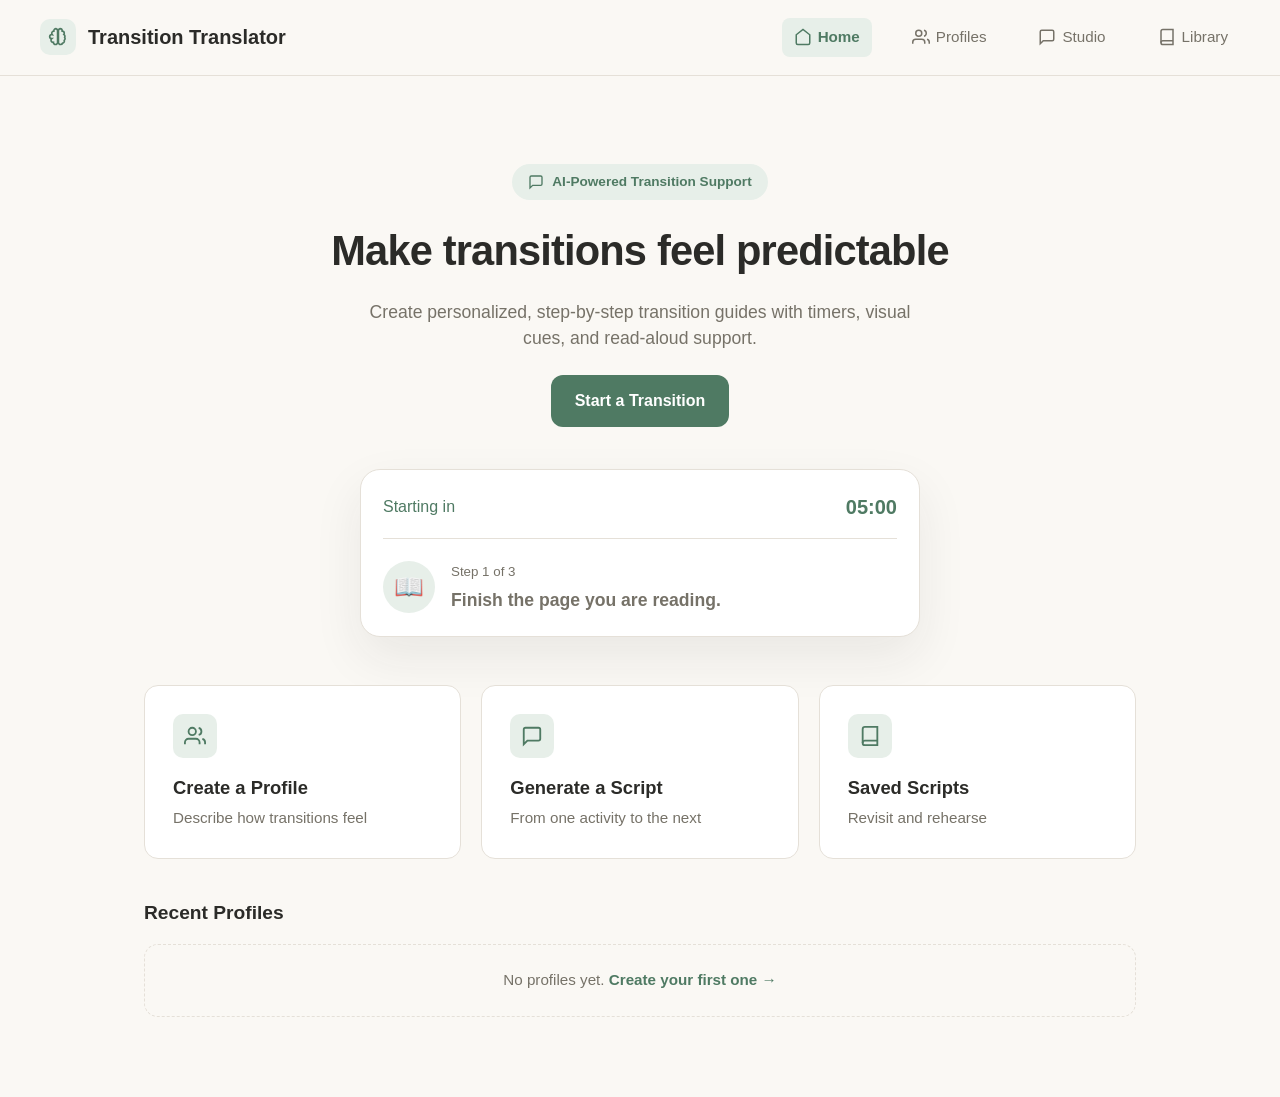
<file: index.html>
<!DOCTYPE html>
<html lang="en">
<head>
  <meta charset="UTF-8" />
  <meta name="viewport" content="width=device-width, initial-scale=1.0" />
  <title>Transition Translator</title>
  <link rel="stylesheet" href="style.css" />
</head>
<body>
  <nav class="navbar">
    <div class="nav-left">
      <div class="nav-logo">
        <svg width="20" height="20" viewBox="0 0 24 24" fill="none" stroke="currentColor" stroke-width="2"><path d="M9.5 2a2.5 2.5 0 0 0-2.5 2.5v.5a2.5 2.5 0 0 0-2.5 2.5c0 .6.2 1.2.5 1.6A2.5 2.5 0 0 0 2 11.5 2.5 2.5 0 0 0 4.5 14a2.5 2.5 0 0 0 2 4.4A2.5 2.5 0 0 0 9 21a2.5 2.5 0 0 0 2.5-2.5v-14A2.5 2.5 0 0 0 9.5 2Z"/><path d="M14.5 2a2.5 2.5 0 0 1 2.5 2.5v.5a2.5 2.5 0 0 1 2.5 2.5c0 .6-.2 1.2-.5 1.6a2.5 2.5 0 0 1 1 3.4A2.5 2.5 0 0 1 19.5 16a2.5 2.5 0 0 1-2 3.4A2.5 2.5 0 0 1 15 21a2.5 2.5 0 0 1-2.5-2.5v-14A2.5 2.5 0 0 1 14.5 2Z"/></svg>
      </div>
      <span>Transition Translator</span>
    </div>
    <div class="nav-links">
      <a href="index.html" class="active"><svg viewBox="0 0 24 24" fill="none" stroke="currentColor" stroke-width="2"><path d="M3 9l9-7 9 7v11a2 2 0 0 1-2 2H5a2 2 0 0 1-2-2z"/></svg>Home</a>
      <a href="profiles.html"><svg viewBox="0 0 24 24" fill="none" stroke="currentColor" stroke-width="2"><path d="M17 21v-2a4 4 0 0 0-4-4H5a4 4 0 0 0-4 4v2"/><circle cx="9" cy="7" r="4"/><path d="M23 21v-2a4 4 0 0 0-3-3.87"/><path d="M16 3.13a4 4 0 0 1 0 7.75"/></svg>Profiles</a>
      <a href="generate.html"><svg viewBox="0 0 24 24" fill="none" stroke="currentColor" stroke-width="2"><path d="M21 15a2 2 0 0 1-2 2H7l-4 4V5a2 2 0 0 1 2-2h14a2 2 0 0 1 2 2z"/></svg>Studio</a>
      <a href="library.html"><svg viewBox="0 0 24 24" fill="none" stroke="currentColor" stroke-width="2"><path d="M4 19.5A2.5 2.5 0 0 1 6.5 17H20"/><path d="M6.5 2H20v20H6.5A2.5 2.5 0 0 1 4 19.5v-15A2.5 2.5 0 0 1 6.5 2z"/></svg>Library</a>
    </div>
  </nav>

  <main class="page">
    <section class="hero">
      <div class="pill">
        <svg width="16" height="16" viewBox="0 0 24 24" fill="none" stroke="currentColor" stroke-width="2"><path d="M21 15a2 2 0 0 1-2 2H7l-4 4V5a2 2 0 0 1 2-2h14a2 2 0 0 1 2 2z"/></svg>
        AI-Powered Transition Support
      </div>
      <h1>Make transitions feel predictable</h1>

<p>
  Create personalized, step-by-step transition guides with timers,
  visual cues, and read-aloud support.
</p>

<a href="generate.html" class="hero-cta">
  Start a Transition
</a>

<div class="transition-preview">
  <div class="preview-top">
    <span>Starting in</span>
    <strong>05:00</strong>
  </div>

  <div class="preview-step">
    <div class="preview-icon">📖</div>

    <div>
      <small>Step 1 of 3</small>
      <p>Finish the page you are reading.</p>
    </div>
  </div>
</div>

    </section>

    <div class="card-grid">
      <a href="profiles.html" class="action-card">
        <div class="action-icon">
          <svg width="22" height="22" viewBox="0 0 24 24" fill="none" stroke="currentColor" stroke-width="2"><path d="M17 21v-2a4 4 0 0 0-4-4H5a4 4 0 0 0-4 4v2"/><circle cx="9" cy="7" r="4"/><path d="M23 21v-2a4 4 0 0 0-3-3.87"/><path d="M16 3.13a4 4 0 0 1 0 7.75"/></svg>
        </div>
        <h3>Create a Profile</h3>
        <p>Describe how transitions feel</p>
      </a>

      <a href="generate.html" class="action-card">
        <div class="action-icon">
          <svg width="22" height="22" viewBox="0 0 24 24" fill="none" stroke="currentColor" stroke-width="2"><path d="M21 15a2 2 0 0 1-2 2H7l-4 4V5a2 2 0 0 1 2-2h14a2 2 0 0 1 2 2z"/></svg>
        </div>
        <h3>Generate a Script</h3>
        <p>From one activity to the next</p>
      </a>

      <a href="library.html" class="action-card">
        <div class="action-icon">
          <svg width="22" height="22" viewBox="0 0 24 24" fill="none" stroke="currentColor" stroke-width="2"><path d="M4 19.5A2.5 2.5 0 0 1 6.5 17H20"/><path d="M6.5 2H20v20H6.5A2.5 2.5 0 0 1 4 19.5v-15A2.5 2.5 0 0 1 6.5 2z"/></svg>
        </div>
        <h3>Saved Scripts</h3>
        <p>Revisit and rehearse</p>
      </a>
    </div>

    <h2 class="section-title">Recent Profiles</h2>
    <div id="recentProfiles"></div>
  </main>

  <script src="app-data.js"></script>
  <script>
    const container = document.getElementById("recentProfiles");
    const profiles = AppData.getProfiles().slice(0, 5);

    if (profiles.length === 0) {
      container.innerHTML = `
        <div class="empty-state">
          No profiles yet. <a href="profiles.html" style="color: var(--accent); font-weight: 600;">Create your first one →</a>
        </div>`;
    } else {
      container.innerHTML = profiles
        .map(
          (p) => `
        <a href="generate.html?profile=${p.id}" class="list-item">
          <div>
            <h4>${escapeHtml(p.name)}</h4>
            <div class="meta">${escapeHtml(p.type)} · ${escapeHtml(p.tone)}</div>
          </div>
          <span class="arrow">
            <svg width="18" height="18" viewBox="0 0 24 24" fill="none" stroke="currentColor" stroke-width="2"><path d="M5 12h14M12 5l7 7-7 7"/></svg>
          </span>
        </a>`
        )
        .join("");
    }

    function escapeHtml(str) {
      const div = document.createElement("div");
      div.textContent = str;
      return div.innerHTML;
    }
  </script>
</body>
</html>
</file>
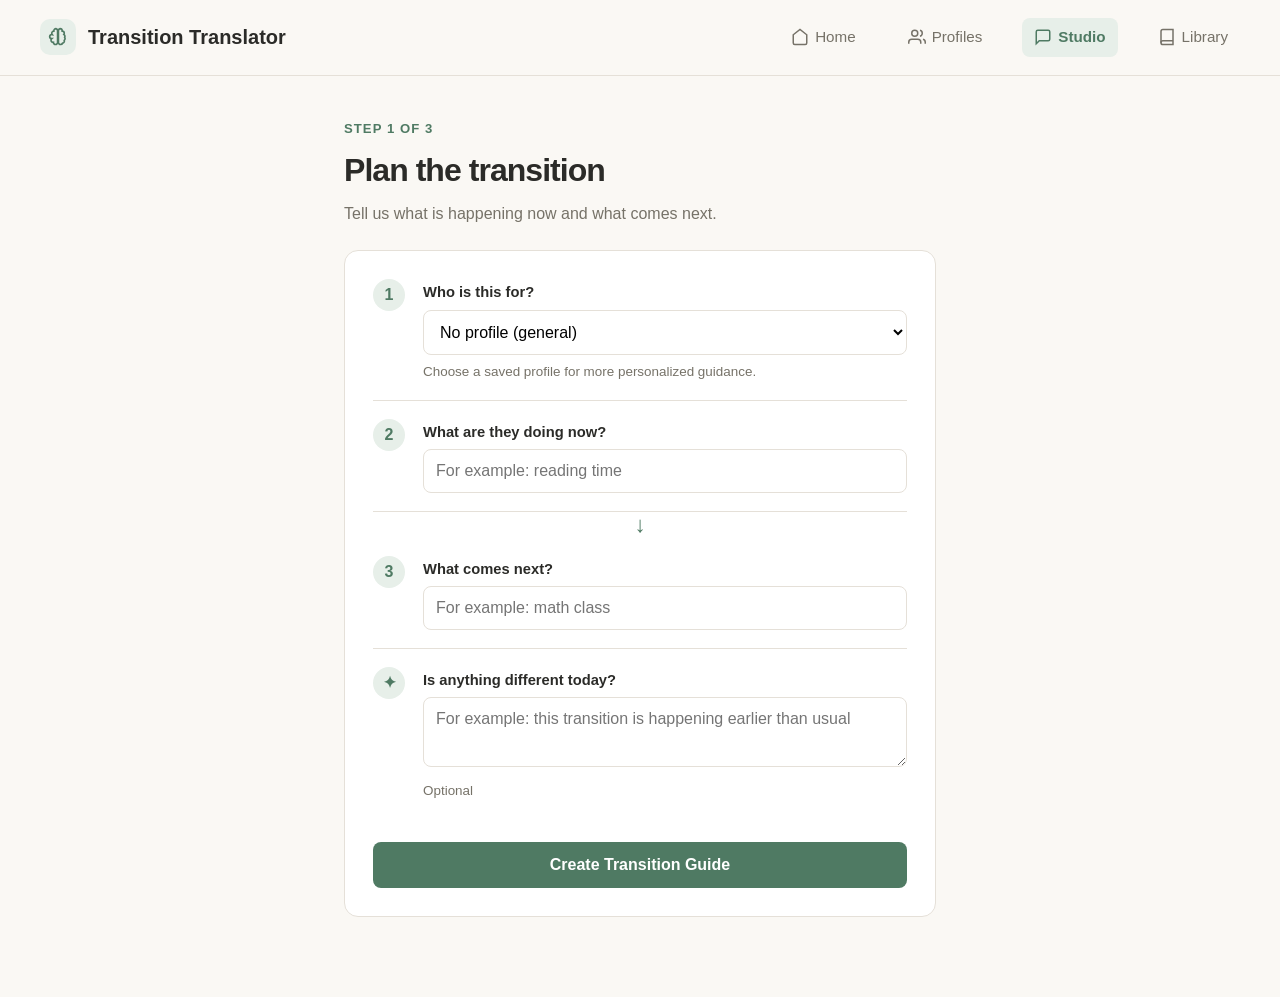
<file: generate.html>
<!DOCTYPE html>
<html lang="en">
<head>
  <meta charset="UTF-8" />
  <meta name="viewport" content="width=device-width, initial-scale=1.0" />
  <title>Studio — Transition Translator</title>
  <link rel="stylesheet" href="style.css" />
</head>
<body>
  <nav class="navbar">
    <div class="nav-left">
      <div class="nav-logo">
        <svg width="20" height="20" viewBox="0 0 24 24" fill="none" stroke="currentColor" stroke-width="2"><path d="M9.5 2a2.5 2.5 0 0 0-2.5 2.5v.5a2.5 2.5 0 0 0-2.5 2.5c0 .6.2 1.2.5 1.6A2.5 2.5 0 0 0 2 11.5 2.5 2.5 0 0 0 4.5 14a2.5 2.5 0 0 0 2 4.4A2.5 2.5 0 0 0 9 21a2.5 2.5 0 0 0 2.5-2.5v-14A2.5 2.5 0 0 0 9.5 2Z"/><path d="M14.5 2a2.5 2.5 0 0 1 2.5 2.5v.5a2.5 2.5 0 0 1 2.5 2.5c0 .6-.2 1.2-.5 1.6a2.5 2.5 0 0 1 1 3.4A2.5 2.5 0 0 1 19.5 16a2.5 2.5 0 0 1-2 3.4A2.5 2.5 0 0 1 15 21a2.5 2.5 0 0 1-2.5-2.5v-14A2.5 2.5 0 0 1 14.5 2Z"/></svg>
      </div>
      <span>Transition Translator</span>
    </div>
    <div class="nav-links">
      <a href="index.html"><svg viewBox="0 0 24 24" fill="none" stroke="currentColor" stroke-width="2"><path d="M3 9l9-7 9 7v11a2 2 0 0 1-2 2H5a2 2 0 0 1-2-2z"/></svg>Home</a>
      <a href="profiles.html"><svg viewBox="0 0 24 24" fill="none" stroke="currentColor" stroke-width="2"><path d="M17 21v-2a4 4 0 0 0-4-4H5a4 4 0 0 0-4 4v2"/><circle cx="9" cy="7" r="4"/><path d="M23 21v-2a4 4 0 0 0-3-3.87"/><path d="M16 3.13a4 4 0 0 1 0 7.75"/></svg>Profiles</a>
      <a href="generate.html" class="active"><svg viewBox="0 0 24 24" fill="none" stroke="currentColor" stroke-width="2"><path d="M21 15a2 2 0 0 1-2 2H7l-4 4V5a2 2 0 0 1 2-2h14a2 2 0 0 1 2 2z"/></svg>Studio</a>
      <a href="library.html"><svg viewBox="0 0 24 24" fill="none" stroke="currentColor" stroke-width="2"><path d="M4 19.5A2.5 2.5 0 0 1 6.5 17H20"/><path d="M6.5 2H20v20H6.5A2.5 2.5 0 0 1 4 19.5v-15A2.5 2.5 0 0 1 6.5 2z"/></svg>Library</a>
    </div>
  </nav>

  <main class="page-narrow">
  <div class="studio-heading">
    <span class="studio-kicker">Step 1 of 3</span>
    <h1>Plan the transition</h1>
    <p>Tell us what is happening now and what comes next.</p>
  </div>

    <!-- Step 1: the input form -->
    <div class="form-card" id="formCard">
      <form id="transitionForm">
        <div class="form-section">
  <div class="form-section-number">1</div>

  <div class="form-section-content">
    <label for="profileSelect">Who is this for?</label>
    <select id="profileSelect">
      <option value="">No profile (general)</option>
    </select>
    <p class="field-help">Choose a saved profile for more personalized guidance.</p>
  </div>
</div>

<div class="form-section">
  <div class="form-section-number">2</div>

  <div class="form-section-content">
    <label for="currentActivity">What are they doing now?</label>
    <input
      type="text"
      id="currentActivity"
      placeholder="For example: reading time"
      required
    />
  </div>
</div>

<div class="transition-arrow" aria-hidden="true">↓</div>

<div class="form-section">
  <div class="form-section-number">3</div>

  <div class="form-section-content">
    <label for="nextActivity">What comes next?</label>
    <input
      type="text"
      id="nextActivity"
      placeholder="For example: math class"
      required
    />
  </div>
</div>

<div class="form-section form-section-optional">
  <div class="form-section-icon">✦</div>

  <div class="form-section-content">
    <label for="notes">Is anything different today?</label>
    <textarea
      id="notes"
      placeholder="For example: this transition is happening earlier than usual"
    ></textarea>
    <p class="field-help">Optional</p>
  </div>
</div>

<button type="submit" id="generateBtn" class="btn-primary">
  Create Transition Guide
</button>
      </form>
    </div>

    <p id="errorText" class="error hidden"></p>

    <!-- Step 2: the walkthrough, shown after a script is generated -->
    <section id="walkthrough" class="form-card hidden" style="margin-top: 20px;">
      <div class="timer-bar">
        <span id="timerLabel">Starting in</span>
        <span class="timer-clock" id="timerClock">--:--</span>
      </div>

      <div id="reasonBanner" class="reason-banner hidden"></div>

      <!-- Intro screen -->
      <div id="introScreen" class="step-card">
        <p id="greetingText" style="font-size: 1.15rem; font-weight: 600;"></p>
        <div class="step-nav">
          <button class="btn-next" id="startStepsBtn">Show me what's happening</button>
        </div>
        <button class="btn-read" id="readIntroBtn">🔊 Read this aloud</button>
      </div>

      <!-- Step-by-step screen -->
      <div id="stepScreen" class="hidden">
        <div class="progress-dots" id="progressDots"></div>
        <div class="step-card">
          <div class="step-icon" id="stepIcon"></div>
          <p class="step-text" id="stepText"></p>
          <div class="step-nav">
            <button class="btn-back hidden" id="backBtn">Back</button>
            <button class="btn-next" id="nextBtn">Next</button>
          </div>
          <button class="btn-read" id="readStepBtn">🔊 Read this aloud</button>
        </div>
        <button class="btn-extend" id="extendBtn">I need more time before this starts</button>
        <p id="extendToast" class="extend-toast hidden"></p>
      </div>

      <!-- Closing screen -->
      <div id="closingScreen" class="hidden">
        <div class="closing-card">
          <div class="closing-check">✓</div>
          <p class="step-text" id="closingText"></p>
          <button class="btn-read" id="readClosingBtn">🔊 Read this aloud</button>
        </div>

        <div class="feedback">
          <p>Did this help?</p>
          <button class="feedback-btn" data-value="yes">🙂 Yes</button>
          <button class="feedback-btn" data-value="somewhat">😐 Somewhat</button>
          <button class="feedback-btn" data-value="no">🙁 Not really</button>
        </div>
        <p id="feedbackThanks" class="hidden">Thanks — this helps us make it better.</p>

        <button id="saveBtn" class="btn-secondary" style="margin-top: 14px;">Save to Library</button>
        <p id="saveConfirm" class="hidden" style="color: var(--accent); margin-top: 10px;">Saved!</p>
      </div>
    </section>
  </main>

  <script src="app-data.js"></script>
  <script>
    // Maps the model's controlled icon vocabulary to an emoji shown in the step circle.
    const ICONS = {
      book: "📖", pencil: "✏️", clock: "🕐", chair: "🪑", backpack: "🎒",
      hand: "✋", star: "⭐", check: "✅", walk: "🚶", sit: "🧎", listen: "👂",
    };

    const profileSelect = document.getElementById("profileSelect");
    AppData.getProfiles().forEach((p) => {
      const opt = document.createElement("option");
      opt.value = p.id;
      opt.textContent = `${p.name} (${p.type} · ${p.tone})`;
      profileSelect.appendChild(opt);
    });
    const params = new URLSearchParams(window.location.search);
    const preselectedId = params.get("profile");
    if (preselectedId) profileSelect.value = preselectedId;

    const form = document.getElementById("transitionForm");
    const errorText = document.getElementById("errorText");
    const generateBtn = document.getElementById("generateBtn");
    const formCard = document.getElementById("formCard");
    const walkthrough = document.getElementById("walkthrough");

    let data = null;         // parsed response from the backend
    let currentStep = 0;     // index into data.steps
    let remainingSeconds = 0;
    let timerInterval = null;
    let lastGenerated = null; // flattened record for the library
    let currentProfileName = "General";
    let currentActivities = { current: "", next: "" };

    form.addEventListener("submit", async (e) => {
      e.preventDefault();
      errorText.classList.add("hidden");
      generateBtn.disabled = true;
      generateBtn.textContent = "Thinking...";

      const currentActivity = document.getElementById("currentActivity").value;
      const nextActivity = document.getElementById("nextActivity").value;
      const extraNotes = document.getElementById("notes").value;
      const profile = profileSelect.value ? AppData.getProfile(profileSelect.value) : null;

      let combinedNotes = "";
      if (profile) {
        combinedNotes += `This is for ${profile.name}, a ${profile.type.toLowerCase()}. `;
        combinedNotes += `Preferred tone: ${profile.tone}. `;
        if (profile.notes) combinedNotes += `What helps them: ${profile.notes}. `;
      }
      if (extraNotes) combinedNotes += extraNotes;

      currentProfileName = profile ? profile.name : "General";
      currentActivities = { current: currentActivity, next: nextActivity };

      try {
        const response = await fetch("/api/transition", {
          method: "POST",
          headers: { "Content-Type": "application/json" },
          body: JSON.stringify({ currentActivity, nextActivity, notes: combinedNotes }),
        });
        const json = await response.json();
        if (!response.ok) throw new Error(json.error || "Something went wrong.");

        data = json;
        startWalkthrough();
      } catch (err) {
        errorText.textContent = "Couldn't generate a transition: " + err.message;
        errorText.classList.remove("hidden");
      } finally {
        generateBtn.disabled = false;
        generateBtn.textContent = "Get my transition";
      }
    });

    function startWalkthrough() {
      formCard.classList.add("hidden");
      walkthrough.classList.remove("hidden");
      document.getElementById("introScreen").classList.remove("hidden");
      document.getElementById("stepScreen").classList.add("hidden");
      document.getElementById("closingScreen").classList.add("hidden");

      document.getElementById("greetingText").textContent = data.greeting;

      const reasonBanner = document.getElementById("reasonBanner");
      if (data.reason && data.reason.trim() !== "") {
        reasonBanner.textContent = "Heads up: " + data.reason;
        reasonBanner.classList.remove("hidden");
      } else {
        reasonBanner.classList.add("hidden");
      }

      currentStep = 0;
      remainingSeconds = Math.max(0, parseInt(data.minutes || "0", 10)) * 60;
      updateTimerDisplay();
      if (timerInterval) clearInterval(timerInterval);
      timerInterval = setInterval(() => {
        if (remainingSeconds > 0) {
          remainingSeconds--;
          updateTimerDisplay();
        } else {
          document.getElementById("timerLabel").textContent = "Starting now";
        }
      }, 1000);

      renderProgressDots();
    }

    function updateTimerDisplay() {
      const mins = Math.floor(remainingSeconds / 60);
      const secs = remainingSeconds % 60;
      document.getElementById("timerClock").textContent =
        `${mins}:${secs.toString().padStart(2, "0")}`;
      document.getElementById("timerLabel").textContent =
        remainingSeconds > 0 ? "Starting in" : "Starting now";
    }

    function renderProgressDots() {
      const dots = document.getElementById("progressDots");
      dots.innerHTML = data.steps
        .map((_, i) => {
          let cls = "dot";
          if (i === currentStep) cls += " active";
          else if (i < currentStep) cls += " done";
          return `<span class="${cls}"></span>`;
        })
        .join("");
    }

    document.getElementById("startStepsBtn").addEventListener("click", () => {
      document.getElementById("introScreen").classList.add("hidden");
      document.getElementById("stepScreen").classList.remove("hidden");
      showStep();
    });

    function showStep() {
      const step = data.steps[currentStep];
      document.getElementById("stepIcon").textContent = ICONS[step.icon] || "➡️";
      document.getElementById("stepText").textContent = step.text;
      document.getElementById("backBtn").classList.toggle("hidden", currentStep === 0);
      document.getElementById("nextBtn").textContent =
        currentStep === data.steps.length - 1 ? "Done" : "Next";
      renderProgressDots();
    }

    document.getElementById("nextBtn").addEventListener("click", () => {
      if (currentStep < data.steps.length - 1) {
        currentStep++;
        showStep();
      } else {
        showClosing();
      }
    });

    document.getElementById("backBtn").addEventListener("click", () => {
      if (currentStep > 0) {
        currentStep--;
        showStep();
      }
    });

    // "I need more time" — extends the local timer without another API call,
    // so a student can push back the transition without losing their place.
    document.getElementById("extendBtn").addEventListener("click", () => {
      remainingSeconds += 120;
      updateTimerDisplay();
      const toast = document.getElementById("extendToast");
      toast.textContent = "Okay — taking 2 more minutes.";
      toast.classList.remove("hidden");
      setTimeout(() => toast.classList.add("hidden"), 3000);
    });

    function showClosing() {
      if (timerInterval) clearInterval(timerInterval);
      document.getElementById("stepScreen").classList.add("hidden");
      document.getElementById("closingScreen").classList.remove("hidden");
      document.getElementById("closingText").textContent = data.closing;

      lastGenerated = {
        profileId: profileSelect.value || null,
        profileName: currentProfileName,
        currentActivity: currentActivities.current,
        nextActivity: currentActivities.next,
        script: flattenForLibrary(),
      };
    }

    function flattenForLibrary() {
      let out = data.greeting + "\n\n";
      if (data.reason && data.reason.trim() !== "") out += "Heads up: " + data.reason + "\n\n";
      data.steps.forEach((s, i) => {
        out += `${i + 1}. ${s.text}\n`;
      });
      out += "\n" + data.closing;
      return out;
    }

    // ---- Read aloud (built into the browser, no extra API calls) ----
    function readAloud(text) {
      if (!("speechSynthesis" in window)) return;
      window.speechSynthesis.cancel();
      const utter = new SpeechSynthesisUtterance(text);
      utter.rate = 0.95;
      window.speechSynthesis.speak(utter);
    }
    document.getElementById("readIntroBtn").addEventListener("click", () => {
      readAloud(data.greeting + (data.reason ? ". " + data.reason : ""));
    });
    document.getElementById("readStepBtn").addEventListener("click", () => {
      readAloud(data.steps[currentStep].text);
    });
    document.getElementById("readClosingBtn").addEventListener("click", () => {
      readAloud(data.closing);
    });

    // ---- Feedback + save ----
    document.querySelectorAll(".feedback-btn").forEach((btn) => {
      btn.addEventListener("click", () => {
        console.log("Feedback:", btn.getAttribute("data-value"));
        document.getElementById("feedbackThanks").classList.remove("hidden");
      });
    });

    document.getElementById("saveBtn").addEventListener("click", () => {
      if (!lastGenerated) return;
      AppData.saveScript(lastGenerated);
      document.getElementById("saveConfirm").classList.remove("hidden");
    });
  </script>
</body>
</html>
</file>
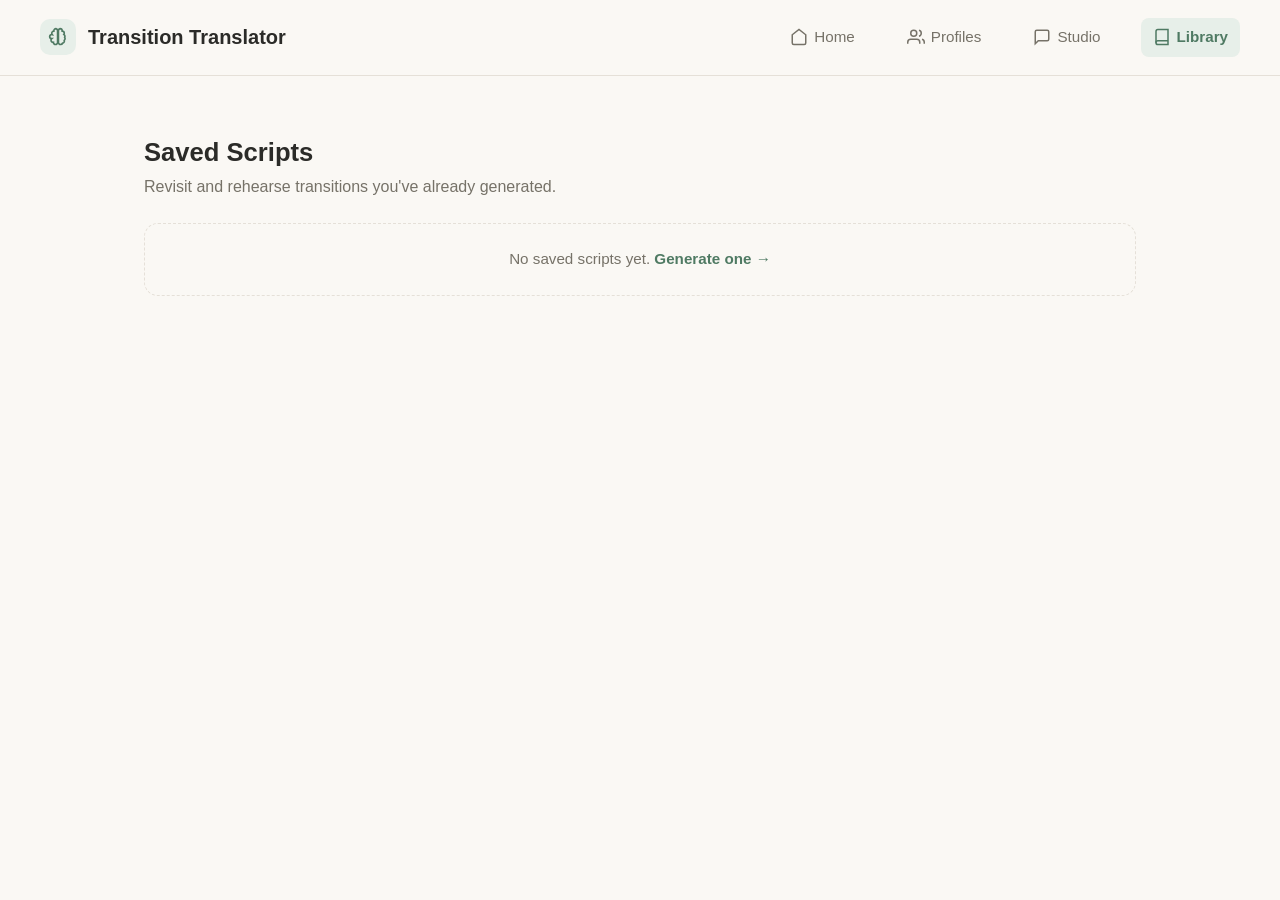
<file: library.html>
<!DOCTYPE html>
<html lang="en">
<head>
  <meta charset="UTF-8" />
  <meta name="viewport" content="width=device-width, initial-scale=1.0" />
  <title>Library — Transition Translator</title>
  <link rel="stylesheet" href="style.css" />
</head>
<body>
  <nav class="navbar">
    <div class="nav-left">
      <div class="nav-logo">
        <svg width="20" height="20" viewBox="0 0 24 24" fill="none" stroke="currentColor" stroke-width="2"><path d="M9.5 2a2.5 2.5 0 0 0-2.5 2.5v.5a2.5 2.5 0 0 0-2.5 2.5c0 .6.2 1.2.5 1.6A2.5 2.5 0 0 0 2 11.5 2.5 2.5 0 0 0 4.5 14a2.5 2.5 0 0 0 2 4.4A2.5 2.5 0 0 0 9 21a2.5 2.5 0 0 0 2.5-2.5v-14A2.5 2.5 0 0 0 9.5 2Z"/><path d="M14.5 2a2.5 2.5 0 0 1 2.5 2.5v.5a2.5 2.5 0 0 1 2.5 2.5c0 .6-.2 1.2-.5 1.6a2.5 2.5 0 0 1 1 3.4A2.5 2.5 0 0 1 19.5 16a2.5 2.5 0 0 1-2 3.4A2.5 2.5 0 0 1 15 21a2.5 2.5 0 0 1-2.5-2.5v-14A2.5 2.5 0 0 1 14.5 2Z"/></svg>
      </div>
      <span>Transition Translator</span>
    </div>
    <div class="nav-links">
      <a href="index.html"><svg viewBox="0 0 24 24" fill="none" stroke="currentColor" stroke-width="2"><path d="M3 9l9-7 9 7v11a2 2 0 0 1-2 2H5a2 2 0 0 1-2-2z"/></svg>Home</a>
      <a href="profiles.html"><svg viewBox="0 0 24 24" fill="none" stroke="currentColor" stroke-width="2"><path d="M17 21v-2a4 4 0 0 0-4-4H5a4 4 0 0 0-4 4v2"/><circle cx="9" cy="7" r="4"/><path d="M23 21v-2a4 4 0 0 0-3-3.87"/><path d="M16 3.13a4 4 0 0 1 0 7.75"/></svg>Profiles</a>
      <a href="generate.html"><svg viewBox="0 0 24 24" fill="none" stroke="currentColor" stroke-width="2"><path d="M21 15a2 2 0 0 1-2 2H7l-4 4V5a2 2 0 0 1 2-2h14a2 2 0 0 1 2 2z"/></svg>Studio</a>
      <a href="library.html" class="active"><svg viewBox="0 0 24 24" fill="none" stroke="currentColor" stroke-width="2"><path d="M4 19.5A2.5 2.5 0 0 1 6.5 17H20"/><path d="M6.5 2H20v20H6.5A2.5 2.5 0 0 1 4 19.5v-15A2.5 2.5 0 0 1 6.5 2z"/></svg>Library</a>
    </div>
  </nav>

  <main class="page">
    <h1 style="font-size: 1.6rem; margin-bottom: 4px;">Saved Scripts</h1>
    <p style="color: var(--text-muted); margin-top: 0;">Revisit and rehearse transitions you've already generated.</p>

    <div id="scriptList" style="margin-top: 24px;"></div>
  </main>

  <script src="app-data.js"></script>
  <script>
    function render() {
      const list = document.getElementById("scriptList");
      const scripts = AppData.getScripts();

      if (scripts.length === 0) {
        list.innerHTML = `
          <div class="empty-state">
            No saved scripts yet. <a href="generate.html" style="color: var(--accent); font-weight: 600;">Generate one →</a>
          </div>`;
        return;
      }

      list.innerHTML = scripts
        .map(
          (s) => `
        <div class="list-item" style="align-items: flex-start; flex-direction: column;">
          <div style="display:flex; justify-content: space-between; width: 100%;">
            <div>
              <h4>${escapeHtml(s.currentActivity)} → ${escapeHtml(s.nextActivity)}</h4>
              <div class="meta">${escapeHtml(s.profileName)} · ${AppData.timeAgo(s.createdAt)}</div>
            </div>
            <button class="btn-secondary" onclick="removeScript('${s.id}')">Delete</button>
          </div>
          <p style="margin: 12px 0 0; white-space: pre-wrap;">${escapeHtml(s.script)}</p>
        </div>`
        )
        .join("");
    }

    function removeScript(id) {
      if (confirm("Delete this saved script?")) {
        AppData.deleteScript(id);
        render();
      }
    }

    function escapeHtml(str) {
      const div = document.createElement("div");
      div.textContent = str;
      return div.innerHTML;
    }

    render();
  </script>
</body>
</html>
</file>
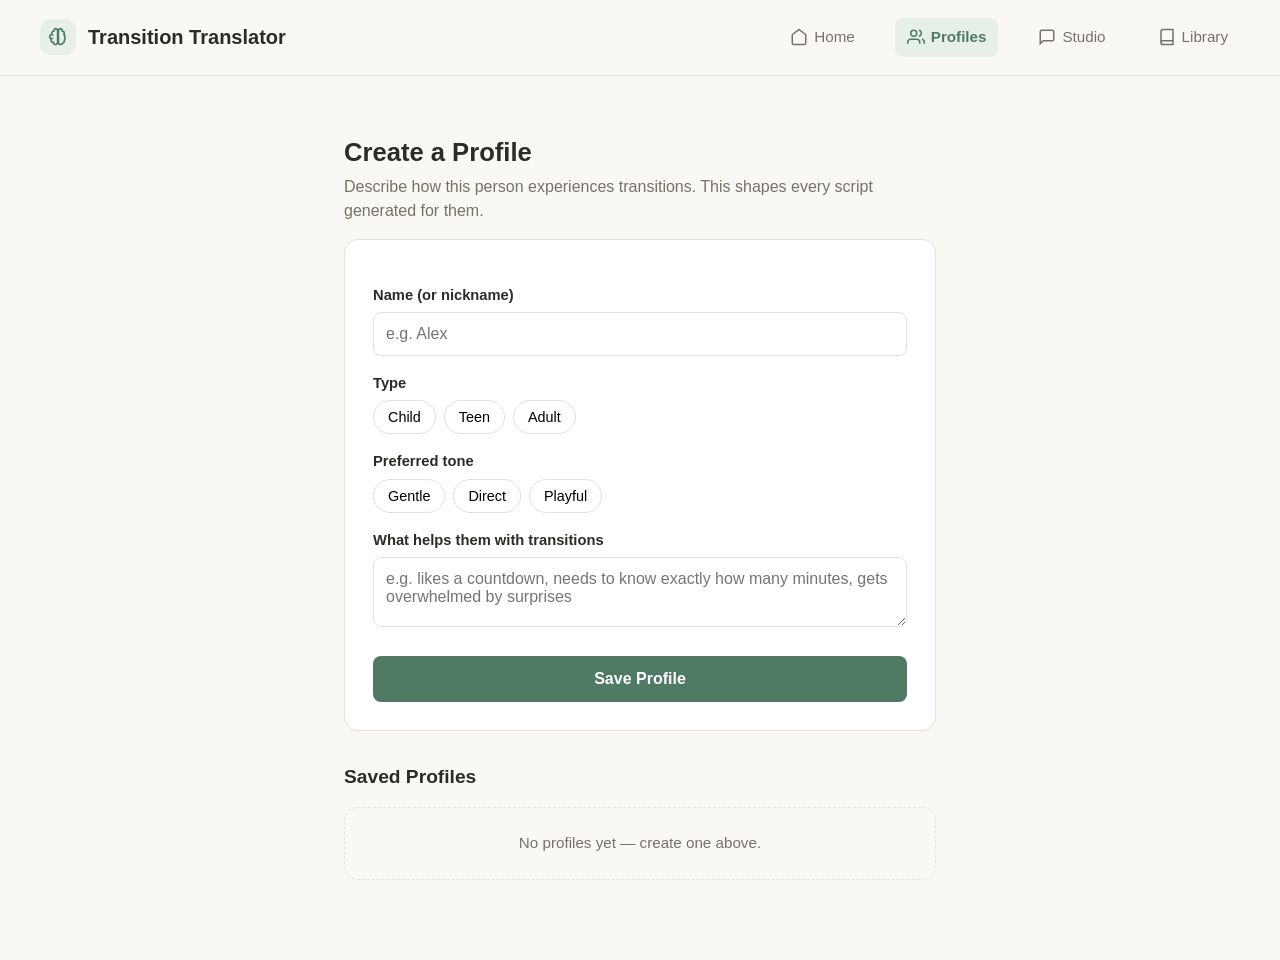
<file: profiles.html>
<!DOCTYPE html>
<html lang="en">
<head>
  <meta charset="UTF-8" />
  <meta name="viewport" content="width=device-width, initial-scale=1.0" />
  <title>Profiles — Transition Translator</title>
  <link rel="stylesheet" href="style.css" />
</head>
<body>
  <nav class="navbar">
    <div class="nav-left">
      <div class="nav-logo">
        <svg width="20" height="20" viewBox="0 0 24 24" fill="none" stroke="currentColor" stroke-width="2"><path d="M9.5 2a2.5 2.5 0 0 0-2.5 2.5v.5a2.5 2.5 0 0 0-2.5 2.5c0 .6.2 1.2.5 1.6A2.5 2.5 0 0 0 2 11.5 2.5 2.5 0 0 0 4.5 14a2.5 2.5 0 0 0 2 4.4A2.5 2.5 0 0 0 9 21a2.5 2.5 0 0 0 2.5-2.5v-14A2.5 2.5 0 0 0 9.5 2Z"/><path d="M14.5 2a2.5 2.5 0 0 1 2.5 2.5v.5a2.5 2.5 0 0 1 2.5 2.5c0 .6-.2 1.2-.5 1.6a2.5 2.5 0 0 1 1 3.4A2.5 2.5 0 0 1 19.5 16a2.5 2.5 0 0 1-2 3.4A2.5 2.5 0 0 1 15 21a2.5 2.5 0 0 1-2.5-2.5v-14A2.5 2.5 0 0 1 14.5 2Z"/></svg>
      </div>
      <span>Transition Translator</span>
    </div>
    <div class="nav-links">
      <a href="index.html"><svg viewBox="0 0 24 24" fill="none" stroke="currentColor" stroke-width="2"><path d="M3 9l9-7 9 7v11a2 2 0 0 1-2 2H5a2 2 0 0 1-2-2z"/></svg>Home</a>
      <a href="profiles.html" class="active"><svg viewBox="0 0 24 24" fill="none" stroke="currentColor" stroke-width="2"><path d="M17 21v-2a4 4 0 0 0-4-4H5a4 4 0 0 0-4 4v2"/><circle cx="9" cy="7" r="4"/><path d="M23 21v-2a4 4 0 0 0-3-3.87"/><path d="M16 3.13a4 4 0 0 1 0 7.75"/></svg>Profiles</a>
      <a href="generate.html"><svg viewBox="0 0 24 24" fill="none" stroke="currentColor" stroke-width="2"><path d="M21 15a2 2 0 0 1-2 2H7l-4 4V5a2 2 0 0 1 2-2h14a2 2 0 0 1 2 2z"/></svg>Studio</a>
      <a href="library.html"><svg viewBox="0 0 24 24" fill="none" stroke="currentColor" stroke-width="2"><path d="M4 19.5A2.5 2.5 0 0 1 6.5 17H20"/><path d="M6.5 2H20v20H6.5A2.5 2.5 0 0 1 4 19.5v-15A2.5 2.5 0 0 1 6.5 2z"/></svg>Library</a>
    </div>
  </nav>

  <main class="page-narrow">
    <h1 style="font-size: 1.6rem; margin-bottom: 4px;">Create a Profile</h1>
    <p style="color: var(--text-muted); margin-top: 0;">Describe how this person experiences transitions. This shapes every script generated for them.</p>

    <div class="form-card">
      <form id="profileForm">
        <label for="name">Name (or nickname)</label>
        <input type="text" id="name" placeholder="e.g. Alex" required />

        <label>Type</label>
        <div class="chip-group" id="typeChips">
          <button type="button" class="chip" data-value="Child">Child</button>
          <button type="button" class="chip" data-value="Teen">Teen</button>
          <button type="button" class="chip" data-value="Adult">Adult</button>
        </div>

        <label>Preferred tone</label>
        <div class="chip-group" id="toneChips">
          <button type="button" class="chip" data-value="Gentle">Gentle</button>
          <button type="button" class="chip" data-value="Direct">Direct</button>
          <button type="button" class="chip" data-value="Playful">Playful</button>
        </div>

        <label for="notes">What helps them with transitions</label>
        <textarea id="notes" placeholder="e.g. likes a countdown, needs to know exactly how many minutes, gets overwhelmed by surprises"></textarea>

        <button type="submit" class="btn-primary">Save Profile</button>
      </form>
    </div>

    <h2 class="section-title">Saved Profiles</h2>
    <div id="profileList"></div>
  </main>

  <script src="app-data.js"></script>
  <script>
    const typeChips = document.querySelectorAll("#typeChips .chip");
    const toneChips = document.querySelectorAll("#toneChips .chip");
    let selectedType = null;
    let selectedTone = null;

    typeChips.forEach((chip) =>
      chip.addEventListener("click", () => {
        typeChips.forEach((c) => c.classList.remove("selected"));
        chip.classList.add("selected");
        selectedType = chip.dataset.value;
      })
    );
    toneChips.forEach((chip) =>
      chip.addEventListener("click", () => {
        toneChips.forEach((c) => c.classList.remove("selected"));
        chip.classList.add("selected");
        selectedTone = chip.dataset.value;
      })
    );

    document.getElementById("profileForm").addEventListener("submit", (e) => {
      e.preventDefault();
      if (!selectedType || !selectedTone) {
        alert("Please choose a type and a tone.");
        return;
      }
      const profile = {
        name: document.getElementById("name").value,
        type: selectedType,
        tone: selectedTone,
        notes: document.getElementById("notes").value,
      };
      AppData.saveProfile(profile);
      e.target.reset();
      typeChips.forEach((c) => c.classList.remove("selected"));
      toneChips.forEach((c) => c.classList.remove("selected"));
      selectedType = null;
      selectedTone = null;
      renderProfiles();
    });

    function renderProfiles() {
      const list = document.getElementById("profileList");
      const profiles = AppData.getProfiles();

      if (profiles.length === 0) {
        list.innerHTML = `<div class="empty-state">No profiles yet — create one above.</div>`;
        return;
      }

      list.innerHTML = profiles
        .map(
          (p) => `
        <div class="list-item">
          <div>
            <h4>${escapeHtml(p.name)}</h4>
            <div class="meta">${escapeHtml(p.type)} · ${escapeHtml(p.tone)}${p.notes ? " · " + escapeHtml(p.notes) : ""}</div>
          </div>
          <div style="display:flex; gap:8px;">
            <a href="generate.html?profile=${p.id}" class="btn-secondary">Generate</a>
            <button class="btn-secondary" onclick="removeProfile('${p.id}')">Delete</button>
          </div>
        </div>`
        )
        .join("");
    }

    function removeProfile(id) {
      if (confirm("Delete this profile?")) {
        AppData.deleteProfile(id);
        renderProfiles();
      }
    }

    function escapeHtml(str) {
      const div = document.createElement("div");
      div.textContent = str;
      return div.innerHTML;
    }

    renderProfiles();
  </script>
</body>
</html>
</file>
<file: style.css>
:root {
  --bg: #faf8f4;
  --card: #ffffff;
  --text: #2b2b28;
  --text-muted: #767268;
  --accent: #4f7a63;
  --accent-light: #e7efe9;
  --border: #e5e0d8;
  --radius: 14px;
}

* {
  box-sizing: border-box;
}

body {
  margin: 0;
  font-family: -apple-system, "Segoe UI", Roboto, sans-serif;
  background: var(--bg);
  color: var(--text);
  line-height: 1.5;
}

a {
  text-decoration: none;
  color: inherit;
}

/* ---- Nav ---- */

.navbar {
  display: flex;
  align-items: center;
  justify-content: space-between;
  padding: 18px 40px;
  border-bottom: 1px solid var(--border);
}

.nav-left {
  display: flex;
  align-items: center;
  gap: 12px;
  font-size: 1.25rem;
  font-weight: 700;
}

.nav-logo {
  width: 36px;
  height: 36px;
  border-radius: 10px;
  background: var(--accent-light);
  display: flex;
  align-items: center;
  justify-content: center;
  color: var(--accent);
}

.nav-links {
  display: flex;
  align-items: center;
  gap: 28px;
  color: var(--text-muted);
  font-size: 0.95rem;
}

.nav-links a {
  display: flex;
  align-items: center;
  gap: 6px;
  padding: 8px 12px;
  border-radius: 8px;
}

.nav-links a.active {
  background: var(--accent-light);
  color: var(--accent);
  font-weight: 600;
}

.nav-links a:hover {
  color: var(--accent);
}

.nav-links svg {
  width: 18px;
  height: 18px;
}

/* ---- Layout ---- */

.page {
  max-width: 1040px;
  margin: 0 auto;
  padding: 40px 24px 80px;
}

.page-narrow {
  max-width: 640px;
  margin: 0 auto;
  padding: 40px 24px 80px;
}

/* ---- Hero ---- */

.hero {
  text-align: center;
  padding: 48px 0 8px;
}

.pill {
  display: inline-flex;
  align-items: center;
  gap: 8px;
  background: var(--accent-light);
  color: var(--accent);
  font-size: 0.85rem;
  font-weight: 600;
  padding: 8px 16px;
  border-radius: 999px;
  margin-bottom: 20px;
}

.hero h1 {
  font-size: 2.6rem;
  font-weight: 800;
  margin: 0 0 16px;
  letter-spacing: -0.02em;
}

.hero p {
  color: var(--text-muted);
  font-size: 1.1rem;
  max-width: 560px;
  margin: 0 auto;
}

/* ---- Cards grid ---- */

.card-grid {
  display: grid;
  grid-template-columns: repeat(3, 1fr);
  gap: 20px;
  margin: 40px 0;
}

@media (max-width: 720px) {
  .card-grid {
    grid-template-columns: 1fr;
  }
}

.action-card {
  background: var(--card);
  border: 1px solid var(--border);
  border-radius: var(--radius);
  padding: 28px;
  transition: box-shadow 0.15s, transform 0.15s;
  display: block;
}

.action-card:hover {
  box-shadow: 0 4px 16px rgba(0, 0, 0, 0.06);
  transform: translateY(-2px);
}

.action-icon {
  width: 44px;
  height: 44px;
  border-radius: 10px;
  background: var(--accent-light);
  color: var(--accent);
  display: flex;
  align-items: center;
  justify-content: center;
  margin-bottom: 16px;
}

.action-card h3 {
  margin: 0 0 6px;
  font-size: 1.15rem;
}

.action-card p {
  margin: 0;
  color: var(--text-muted);
  font-size: 0.95rem;
}

/* ---- Section list ---- */

.section-title {
  font-size: 1.2rem;
  font-weight: 700;
  margin: 32px 0 16px;
}

.list-item {
  background: var(--card);
  border: 1px solid var(--border);
  border-radius: var(--radius);
  padding: 18px 22px;
  display: flex;
  align-items: center;
  justify-content: space-between;
  margin-bottom: 12px;
}

.list-item:hover {
  box-shadow: 0 2px 10px rgba(0, 0, 0, 0.05);
}

.list-item h4 {
  margin: 0 0 4px;
  font-size: 1.05rem;
}

.list-item .meta {
  color: var(--text-muted);
  font-size: 0.88rem;
}

.list-item .arrow {
  color: var(--text-muted);
}

.empty-state {
  color: var(--text-muted);
  font-size: 0.95rem;
  padding: 24px;
  text-align: center;
  border: 1px dashed var(--border);
  border-radius: var(--radius);
}

/* ---- Forms ---- */

.form-card {
  background: var(--card);
  border: 1px solid var(--border);
  border-radius: var(--radius);
  padding: 28px;
}

label {
  display: block;
  font-weight: 600;
  margin-top: 16px;
  margin-bottom: 6px;
  font-size: 0.92rem;
}

input[type="text"],
select,
textarea {
  width: 100%;
  padding: 12px;
  border: 1px solid var(--border);
  border-radius: 8px;
  font-size: 1rem;
  font-family: inherit;
  background: white;
}

textarea {
  min-height: 70px;
  resize: vertical;
}

.chip-group {
  display: flex;
  gap: 8px;
  flex-wrap: wrap;
  margin-top: 6px;
}

.chip {
  padding: 8px 14px;
  border-radius: 999px;
  border: 1px solid var(--border);
  background: white;
  cursor: pointer;
  font-size: 0.9rem;
}

.chip.selected {
  background: var(--accent);
  color: white;
  border-color: var(--accent);
}

button {
  cursor: pointer;
  font-family: inherit;
  font-size: 1rem;
}

.btn-primary {
  margin-top: 22px;
  width: 100%;
  padding: 14px;
  background: var(--accent);
  color: white;
  border: none;
  border-radius: 8px;
  font-weight: 600;
}

.btn-primary:hover {
  opacity: 0.92;
}

.btn-secondary {
  padding: 8px 14px;
  background: white;
  border: 1px solid var(--border);
  border-radius: 8px;
  font-size: 0.88rem;
  color: var(--text-muted);
}

.btn-secondary:hover {
  color: var(--accent);
  border-color: var(--accent);
}

/* ---- Result / script display ---- */

.result {
  background: var(--accent-light);
  border-radius: var(--radius);
  padding: 24px;
  margin-top: 24px;
}

.result h2 {
  margin-top: 0;
  font-size: 1.1rem;
}

#scriptText {
  font-size: 1.15rem;
  white-space: pre-wrap;
}

.feedback {
  margin-top: 20px;
  border-top: 1px solid var(--border);
  padding-top: 16px;
}

.feedback-btn {
  background: white;
  border: 1px solid var(--border);
  border-radius: 8px;
  padding: 8px 14px;
  margin-right: 8px;
  margin-top: 8px;
}

.feedback-btn:hover {
  background: white;
  border-color: var(--accent);
}

.hidden {
  display: none;
}

.error {
  color: #b3261e;
  margin-top: 16px;
}

/* ---- Step-through generator UI ---- */

.timer-bar {
  display: flex;
  align-items: center;
  justify-content: space-between;
  background: var(--accent-light);
  border-radius: 10px;
  padding: 12px 18px;
  margin-bottom: 18px;
  font-weight: 600;
  color: var(--accent);
}

.timer-bar .timer-clock {
  font-variant-numeric: tabular-nums;
  font-size: 1.1rem;
}

.reason-banner {
  background: #fbf3e3;
  border: 1px solid #ecdcb0;
  border-radius: 10px;
  padding: 12px 16px;
  margin-bottom: 18px;
  font-size: 0.92rem;
  color: #6b5b2a;
}

.progress-dots {
  display: flex;
  gap: 8px;
  justify-content: center;
  margin-bottom: 18px;
}

.dot {
  width: 9px;
  height: 9px;
  border-radius: 50%;
  background: var(--border);
}

.dot.active {
  background: var(--accent);
  transform: scale(1.2);
}

.dot.done {
  background: var(--accent-light);
  border: 1.5px solid var(--accent);
}

.step-card {
  text-align: center;
  padding: 20px 10px 8px;
}

.step-icon {
  width: 72px;
  height: 72px;
  border-radius: 50%;
  background: var(--accent-light);
  display: flex;
  align-items: center;
  justify-content: center;
  font-size: 2.2rem;
  margin: 0 auto 18px;
}

.step-text {
  font-size: 1.25rem;
  font-weight: 600;
  margin: 0 0 24px;
  line-height: 1.4;
}

.step-nav {
  display: flex;
  gap: 10px;
  justify-content: center;
  margin-bottom: 6px;
}

.step-nav button {
  padding: 12px 20px;
  border-radius: 8px;
  border: none;
  font-weight: 600;
}

.btn-next {
  background: var(--accent);
  color: white;
}

.btn-back {
  background: white;
  border: 1px solid var(--border) !important;
  color: var(--text-muted);
}

.btn-extend {
  display: block;
  margin: 14px auto 0;
  background: none;
  border: none;
  color: var(--text-muted);
  text-decoration: underline;
  font-size: 0.88rem;
}

.btn-extend:hover {
  color: var(--accent);
}

.btn-read {
  display: inline-flex;
  align-items: center;
  gap: 6px;
  background: white;
  border: 1px solid var(--border);
  border-radius: 8px;
  padding: 8px 14px;
  font-size: 0.88rem;
  color: var(--text-muted);
  margin-top: 10px;
}

.btn-read:hover {
  color: var(--accent);
  border-color: var(--accent);
}

.closing-card {
  text-align: center;
  padding: 10px;
}

.closing-check {
  width: 56px;
  height: 56px;
  border-radius: 50%;
  background: var(--accent);
  color: white;
  display: flex;
  align-items: center;
  justify-content: center;
  margin: 0 auto 16px;
  font-size: 1.6rem;
}

.extend-toast {
  text-align: center;
  color: var(--accent);
  font-size: 0.88rem;
  margin-top: 8px;
}

.hero-cta {
  display: inline-flex;
  align-items: center;
  justify-content: center;
  margin-top: 24px;
  padding: 14px 24px;
  border-radius: 12px;
  background: var(--accent);
  color: white;
  font-weight: 700;
  transition: transform 0.18s ease, box-shadow 0.18s ease;
}

.hero-cta:hover {
  transform: translateY(-2px);
  box-shadow: 0 10px 24px rgba(79, 122, 99, 0.2);
}

.transition-preview {
  max-width: 560px;
  margin: 42px auto 0;
  padding: 22px;
  background: white;
  border: 1px solid var(--border);
  border-radius: 20px;
  box-shadow: 0 20px 50px rgba(43, 43, 40, 0.08);
  text-align: left;
}

.preview-top {
  display: flex;
  justify-content: space-between;
  align-items: center;
  padding-bottom: 16px;
  border-bottom: 1px solid var(--border);
  color: var(--accent);
}

.preview-top strong {
  font-size: 1.25rem;
}

.preview-step {
  display: flex;
  align-items: center;
  gap: 16px;
  padding-top: 20px;
}

.preview-icon {
  width: 52px;
  height: 52px;
  display: grid;
  place-items: center;
  border-radius: 50%;
  background: var(--accent-light);
  font-size: 1.5rem;
}

.preview-step small {
  color: var(--text-muted);
}

.preview-step p {
  margin: 4px 0 0;
  font-weight: 600;
}

.studio-heading {
  margin-bottom: 24px;
}

.studio-kicker {
  display: inline-block;
  margin-bottom: 8px;
  color: var(--accent);
  font-size: 0.82rem;
  font-weight: 700;
  text-transform: uppercase;
  letter-spacing: 0.08em;
}

.studio-heading h1 {
  margin: 0 0 8px;
  font-size: 2rem;
  letter-spacing: -0.03em;
}

.studio-heading p {
  margin: 0;
  color: var(--text-muted);
}

.form-section {
  display: grid;
  grid-template-columns: 36px 1fr;
  gap: 14px;
  align-items: start;
  padding: 18px 0;
  border-bottom: 1px solid var(--border);
}

.form-section:first-child {
  padding-top: 0;
}

.form-section:last-of-type {
  border-bottom: none;
}

.form-section-number,
.form-section-icon {
  width: 32px;
  height: 32px;
  display: grid;
  place-items: center;
  border-radius: 50%;
  background: var(--accent-light);
  color: var(--accent);
  font-weight: 700;
}

.form-section-content label {
  margin-top: 2px;
}

.field-help {
  margin: 7px 0 0;
  color: var(--text-muted);
  font-size: 0.84rem;
}

.transition-arrow {
  text-align: center;
  color: var(--accent);
  font-size: 1.4rem;
  line-height: 1;
  margin: 2px 0;
}

.form-section-optional {
  border-bottom: none;
}
</file>
